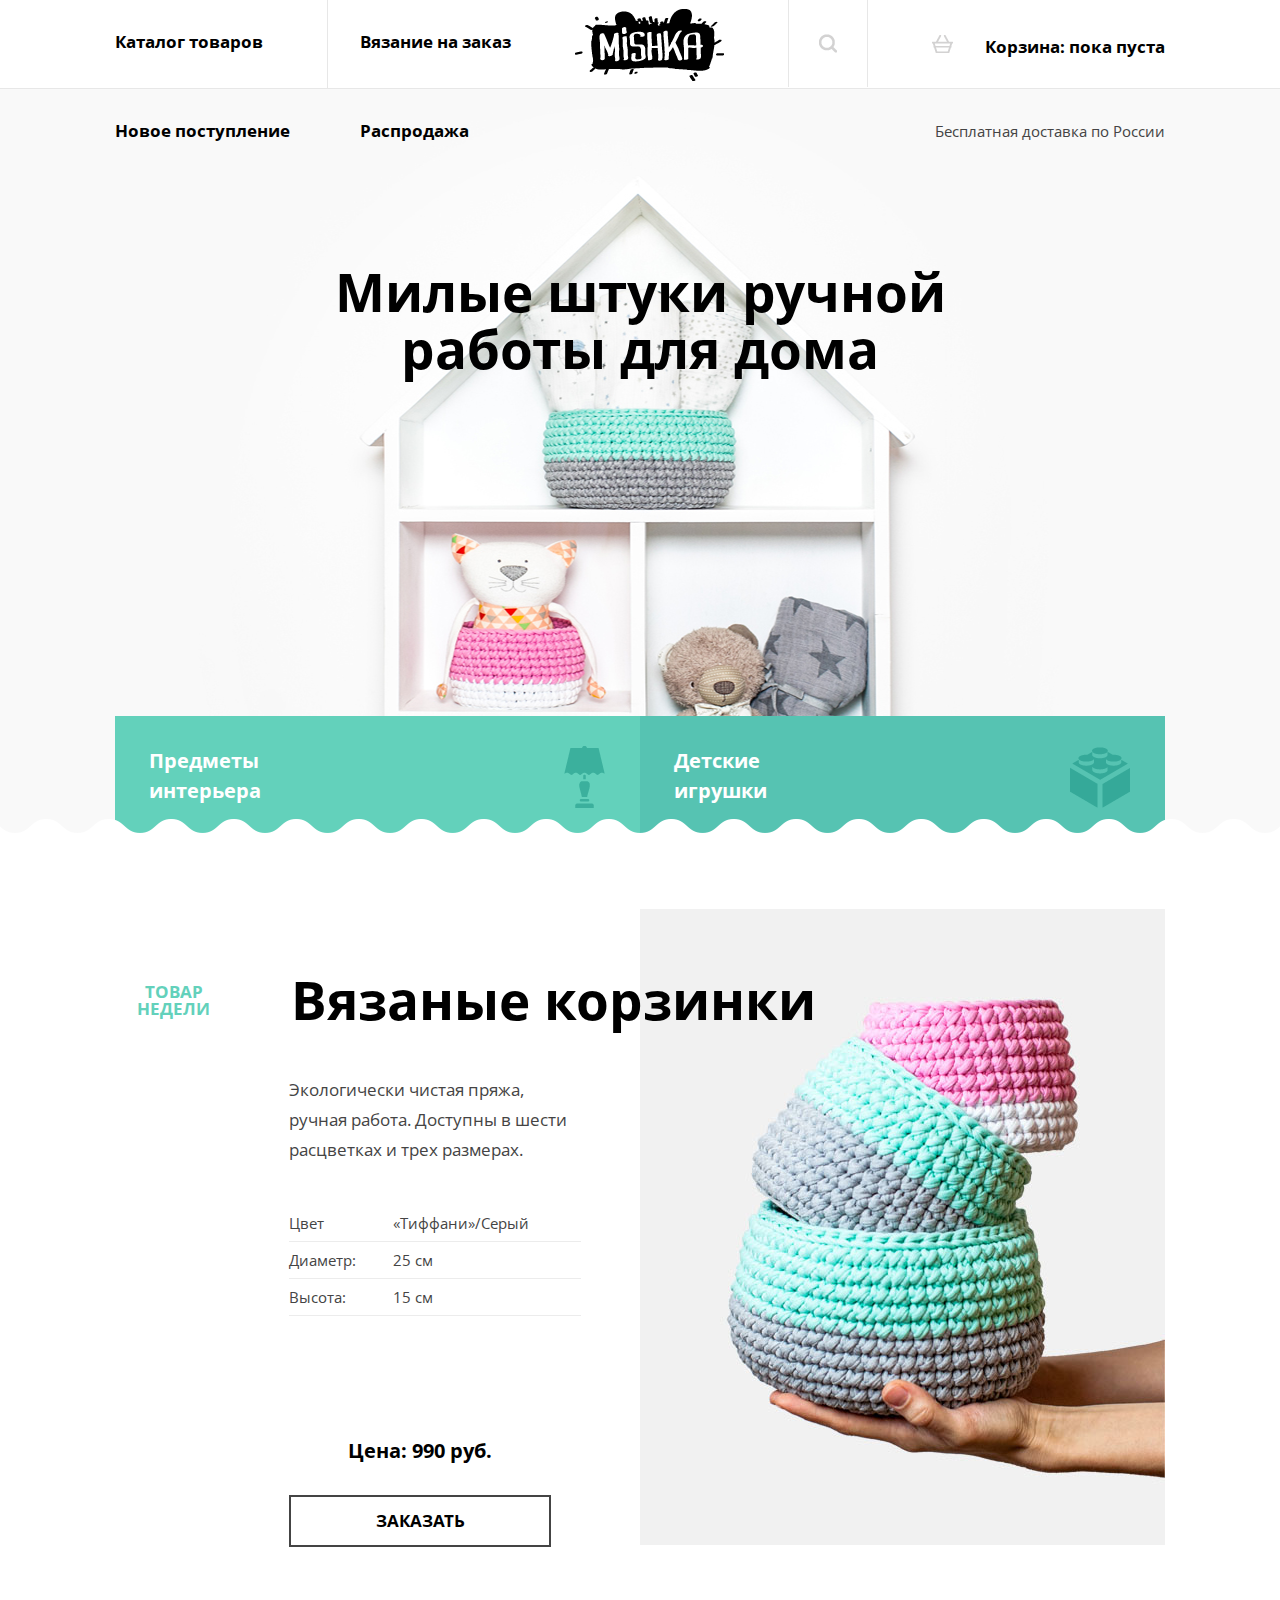
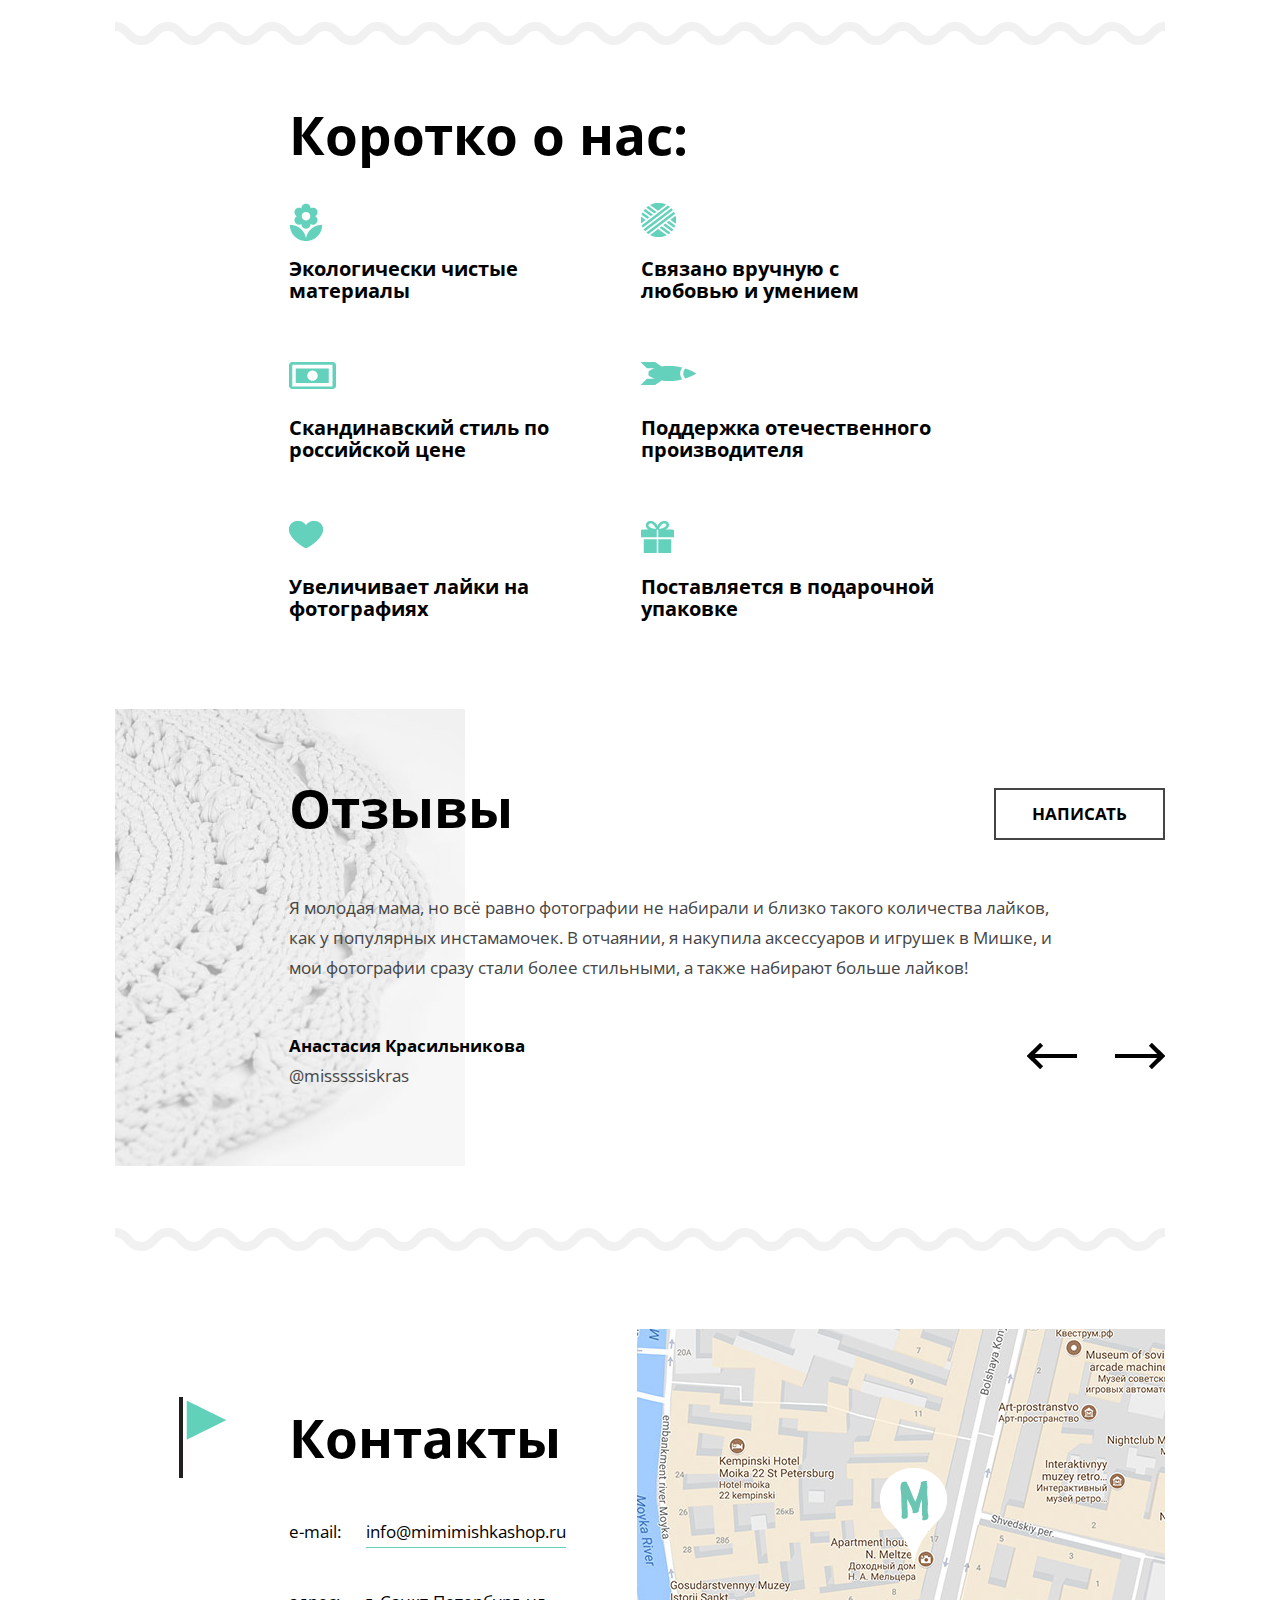
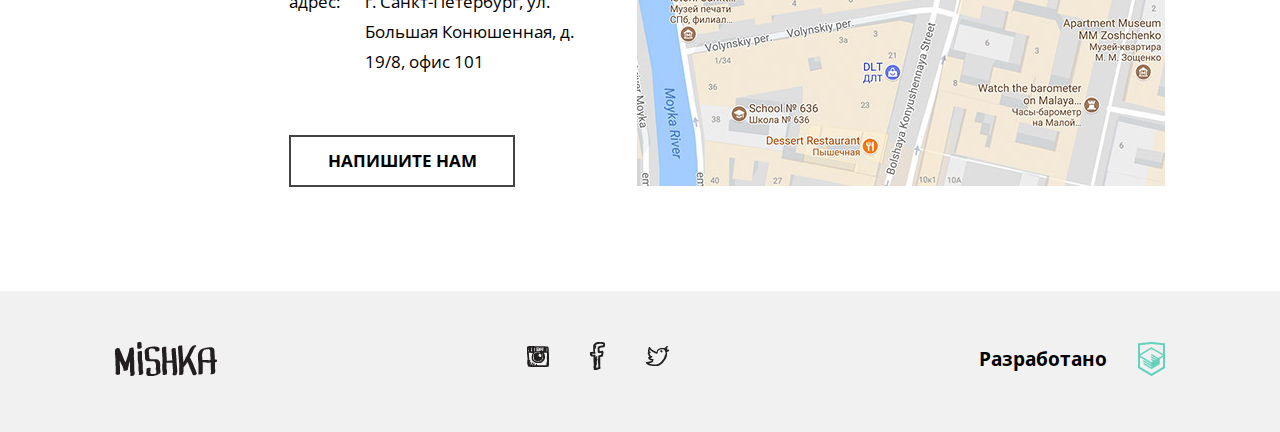
<file: index.html>
<!DOCTYPE html>
<html lang="ru">
<head>
    <meta charset="UTF-8">
    <meta name="viewport" content="width=device-width, initial-scale=1.0">
    <title>Home</title>
    <link href="https://fonts.googleapis.com/css?family=Open+Sans" rel="stylesheet">
    <link rel="stylesheet" href="style.css">
</head>
<body>
<header class="header">

    <div class="header__top">
        <a href="catalogue.html" class="header__link header__link-mobile">Каталог товаров</a>
        <a href="form.html" class="header__link header__link-border header__link-mobile">Вязание на заказ</a>
        <a href="#" class="header__logo"></a>
        <a href="#" class="header__search"></a>
        <a href="#" class="header__link header__cart">Корзина: пока пуста</a>

        <a href="#" class="top-menu-mobile">
            <div class="top-menu-mobile-hamburger"></div>
            <div class="top-menu-mobile-hamburger"></div>
            <div class="top-menu-mobile-hamburger"></div>
        </a>
    </div>

    <div class="header__hero header__hero-unique-bg">
        <div class="wrapper">
            <div class="header__hero-top">
                <a href="#" class="header__link">Новое поступление</a>
                <a href="#" class="header__link">Распродажа</a>
                <div class="header__text">Бесплатная доставка по России</div>
            </div>

            <div class="header__title">Милые штуки ручной работы для дома</div>

            <div class="header__division-group">
                <a href="#" class="header__division ">
                    <div class="header__division-title">Предметы интерьера</div>
                    <div class="header__division-icon header__division-icon-lamp"></div>
                </a>
                <a href="#" class="header__division ">
                    <div class="header__division-title">Детские игрушки</div>
                    <div class="header__division-icon header__division-icon-toy"></div>
                </a>
            </div>
        </div>
        <div class="content__slash-zigzag"></div>
    </div>

</header>

<section class="good-features">
    <div class="wrapper">
        <div class="top-container">
            <div class="content__desc good-features__desc">товар недели</div>
            <div class="content-title">Вязаные корзинки</div>
        </div>

        <div class="inner">

            <div class="good-features__text">
                <div class="good-features__paragraph">Экологически чистая пряжа, ручная работа. Доступны в шести расцветках и трех размерах.</div>
            <ul class="good-features__list">
                <li class="good-features__item">
                    <span class="good-features__item-name">Цвет</span>
                    <span class="good-features__item-desc">&laquo;Тиффани&raquo;/Серый</span>
                </li>
                <li class="good-features__item">
                    <span class="good-features__item-name">Диаметр:</span>
                    <span class="good-features__item-desc">25 см</span>
                </li>
                <li class="good-features__item">
                    <span class="good-features__item-name">Высота:</span>
                    <span class="good-features__item-desc">15 см</span>
                </li>
            </ul>
            </div>

            <div class="good-features__image-holder">
                <img class="good-features__image" src="images/casket.png">
            </div>

            <div class="good-features__button-box">
                <div class="good-features__button-desc">Цена: 990 руб.</div>
                <button type="button" class="good-features__button content__button">заказать</button>
            </div>

        </div>
    </div>
</section>

<div class="slash-zigzag"></div>

<section class="about">
    <div class="wrapper">
        <div class="inner">
            <div class="content-title">Коротко о нас:</div>

            <div class="about__wrapper">
                <div class="about__box">
                    <div class="about__text about__icon-flower">Экологически чистые материалы</div>
                    <div class="about__text about__icon-style">Скандинавский стиль по российской цене</div>
                    <div class="about__text about__icon-heart">Увеличивает лайки на фотографиях</div>
                </div>
                <div class="about__box">
                    <div class="about__text about__icon-threads">Связано вручную с любовью и умением</div>
                    <div class="about__text about__icon-rocket">Поддержка отечественного производителя</div>
                    <div class="about__text about__icon-present">Поставляется в подарочной упаковке</div>
                </div>
            </div>
        </div>
    </div>
</section>

<section class="reviews">
    <div class="wrapper">
    <div class="inner">
        <div class="reviews__top">
            <div class="content-title">Отзывы</div>
            <button type="button" class="reviews__button content__button">написать</button>
        </div>

        <div class="reviews__slider">
            <div class="reviews__slider-text">Я молодая мама, но всё равно фотографии не набирали и близко такого количества лайков, как у популярных инстамамочек. В отчаянии, я накупила аксессуаров и игрушек в Мишке, и мои фотографии сразу стали более стильными, а также набирают больше лайков!</div>

            <div class="reviews__slider-inner">
                <div class="reviews__slider-paragraph">
                    <div class="reviews__slider-caption">Анастасия Красильникова</div>
                    <a href="#" class="reviews__slider-desc">&#x40;misssssiskras</a>
                </div>

                <div class="reviews__slider-buttons-holder">
                    <a href="#" class="reviews__slider-prev"></a>
                    <a href="#" class="reviews__slider-next"></a>
                </div>

                <button type="button" class="reviews__button-mobile content__button">написать</button>
            </div>
        </div>
    </div>
    </div>
</section>

<div class="slash-zigzag"></div>

<section class="contacts">
    <div class="wrapper">
        <div class="top-container">
            <div class="contacts__icon"></div>
            <div class="content-title">Контакты</div>
        </div>

        <div class="inner">

            <div class="contacts__inner">
            <div class="contacts__paragraph">
                    <span class="contacts__desc">e-mail:</span>
                    <a href="#" class="contacts__link">info@mimimishkashop.ru</a>
            </div>
            <div class="contacts__paragraph">
                <span class="contacts__desc">адрес:</span>
                <div class="contacts__caption">
                        г. Санкт-Петербург, ул. Большая Конюшенная, д. 19/8, офис 101
                    </div>
            </div>

        </div>
            <div class="contacts__image-holder">
                <img class="contacts__image" src="images/map.png">
            </div>

            <button type="button" class="contacts__button content__button">напишите нам</button>
        </div>

    </div>


    <div class="contacts__image-holder contacts__image-holder-tablet">
        <img class="contacts__image" src="images/map.png">
    </div>

    <button type="button" class="contacts__button contacts__button-tablet content__button">напишите нам</button>
</section>

<footer class="footer">
    <div class="wrapper footer__wrapper">
        <a href="#" class="footer__logo"></a>

        <div class="socials">
            <a href="#" class="socials-insta"></a>
            <a href="#"  class="socials-facebook"></a>
            <a href="#" class="socials-twitter"></a>
        </div>

        <div class="footer__inner">
            <span class="footer__caption">Разработано</span>
        <a href="#" class="footer__logo-htmlacademy"></a>
        </div>
    </div>
</footer>
</body>
</html>
</file>
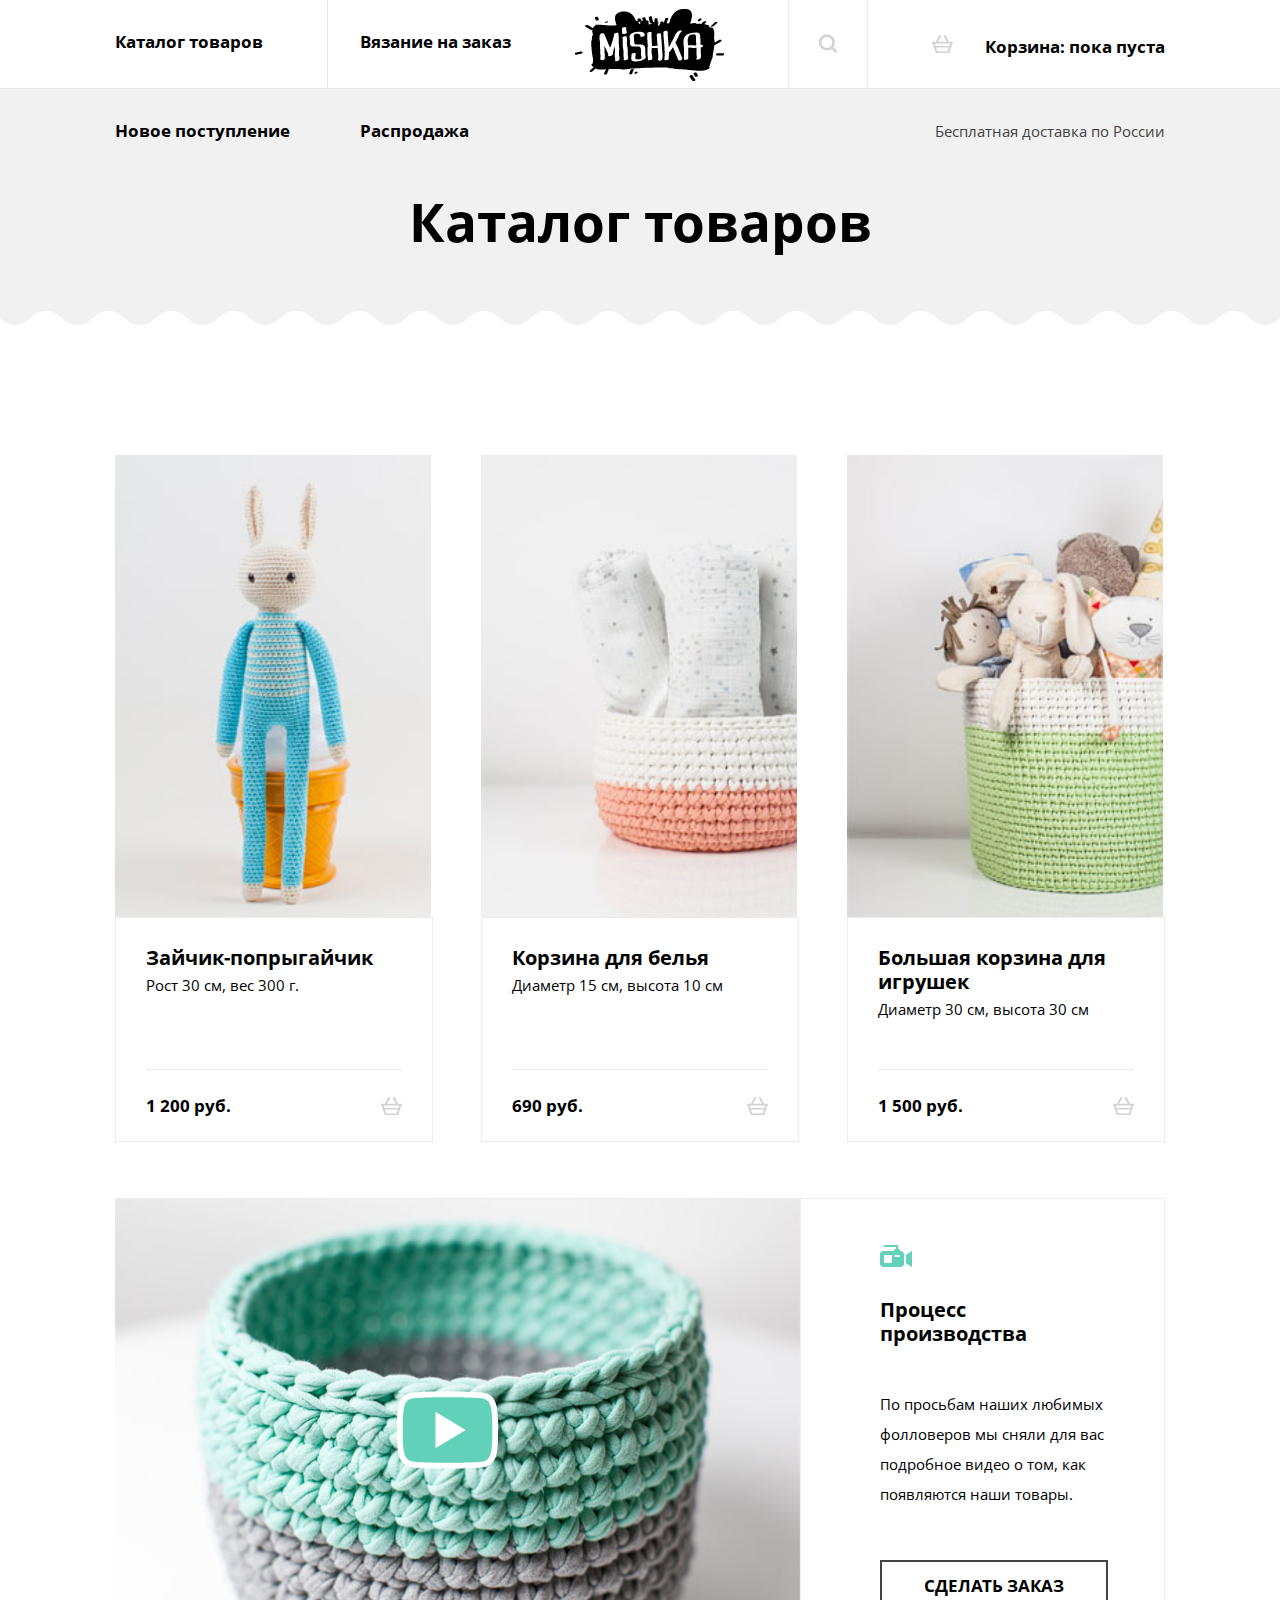
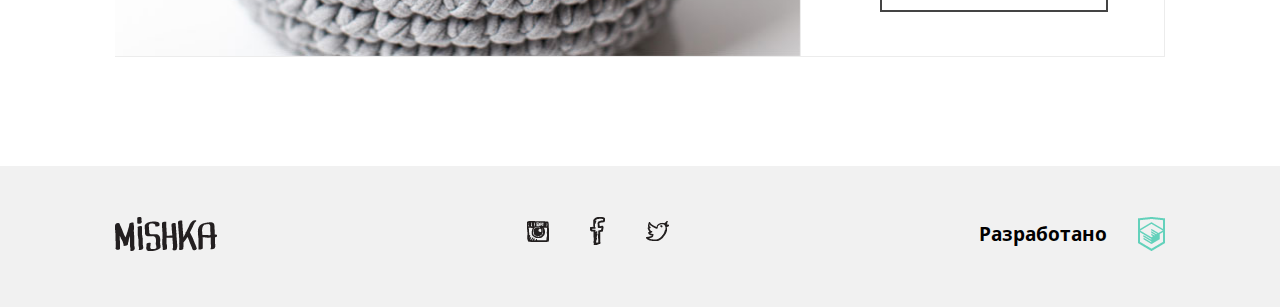
<file: catalogue.html>
<!DOCTYPE html>
<html lang="ru">
<head>
    <meta charset="UTF-8">
    <meta name="viewport" content="width=device-width, initial-scale=1.0">
    <title>Catalogue</title>
    <link href="https://fonts.googleapis.com/css?family=Open+Sans" rel="stylesheet">
    <link rel="stylesheet" href="style.css">
</head>
<body>
<header class="header">

    <div class="header__top">
        <a href="catalogue.html" class="header__link header__link-mobile">Каталог товаров</a>
        <a href="form.html" class="header__link header__link-border header__link-mobile">Вязание на заказ</a>
        <a href="index.html" class="header__logo"></a>
        <a href="#" class="header__search"></a>
        <a href="#" class="header__link header__cart">Корзина: пока пуста</a>

        <a href="#" class="top-menu-mobile">
            <div class="top-menu-mobile-hamburger"></div>
            <div class="top-menu-mobile-hamburger"></div>
            <div class="top-menu-mobile-hamburger"></div>
        </a>
    </div>

    <div class="header__hero">
        <div class="wrapper">
            <div class="header__hero-top">
                <a href="#" class="header__link">Новое поступление</a>
                <a href="#" class="header__link">Распродажа</a>
                <div class="header__text">Бесплатная доставка по России</div>
            </div>

            <div class="header__title page__title">Каталог товаров</div>
    </div>
        <div class="content__slash-zigzag"></div>
    </div>
</header>

<section class="work">
    <div class="wrapper wrapper-works">

        <div class="work__box">
            <div class="work__image-container">
                <img src="images/rabbit.png" class="work__image">
            </div>
            <div class="work__info work__info-shadow">
                <a href="#" class="work__title work__title-link">Зайчик-попрыгайчик</a>
                <div class="work__desc">Рост 30 см, вес 300 г.</div>
                <div class="work__price-holder">
                    <div class="work__price">1 200 руб.</div>
                    <a href="#" class="work__icon-basket"></a>
                </div>
            </div>
        </div>

        <div class="work__box">
            <div class="work__image-container">
                <img src="images/towels.png" class="work__image">
            </div>
            <div class="work__info work__info-shadow">
                <a href="#" class="work__title work__title-link">Корзина для белья</a>
                <div class="work__desc">Диаметр 15 см, высота 10 см</div>
                <div class="work__price-holder">
                    <div class="work__price">690 руб.</div>
                    <a href="#" class="work__icon-basket"></a>
                </div>
            </div>
        </div>

        <div class="work__box">
            <div class="work__image-container">
                <img src="images/toys.png" class="work__image">
            </div>
            <div class="work__info work__info-shadow">
                <a href="#" class="work__title work__title-link">Большая корзина для игрушек</a>
                <div class="work__desc">Диаметр 30 см, высота 30 см</div>
                <div class="work__price-holder">
                    <div class="work__price">1 500 руб.</div>
                    <a href="#" class="work__icon-basket"></a>
                </div>
            </div>
        </div>


        <div class="work__box work__box-video">
            <div class="work__mobile">
                <div class="work__icon-camera"></div>
                <div class="work__title">Процесс производства</div>
            </div>
            <div class="work__video-container">
                <img src="images/video.png" class="work__image-video">
                <button type="button" class="works__play-button"></button>
            </div>
            <div class="work__info work__info-video">
                <div class="work__icon-camera work__icon-camera-mobile"></div>
                <div class="work__title work__title-mobile">Процесс производства</div>
                <div class="work__desc">По просьбам наших любимых фолловеров мы сняли для вас подробное видео о том, как появляются наши товары.</div>
                <button type="button" class="content__button work__button">сделать заказ</button>
            </div>
        </div>

    </div>
</section>

<footer class="footer">
    <div class="wrapper footer__wrapper">
        <a href="#" class="footer__logo"></a>

        <div class="socials">
            <a href="#" class="socials-insta"></a>
            <a href="#"  class="socials-facebook"></a>
            <a href="#" class="socials-twitter"></a>
        </div>

        <div class="footer__inner">
            <span class="footer__caption">Разработано</span>
            <a href="#" class="footer__logo-htmlacademy"></a>
        </div>
    </div>
</footer>
</body>
</html>
</file>
<file: style.css>
html, body, div, span, applet, object, iframe, table, caption, tbody, tfoot, thead, tr, th, td,
del, dfn, em, font, img, ins, kbd, q, s, samp, small, strike, strong, sub, sup, tt, var,
h1, h2, h3, h4, h5, h6, p, blockquote, pre, a, abbr, acronym, address, big, cite, code,
dl, dt, dd, ol, ul, li, fieldset, form, label, legend {
    vertical-align: baseline;
    font-family: inherit;
    font-weight: inherit;
    font-style: inherit;
    font-size: 100%;
    outline: 0;
    padding: 0;
    margin: 0;
    border: 0;
}

:focus {
    outline: 0;
}
body {
    background: white;
    line-height: 1;
    color: black;
}
ol, ul {
    list-style: none;
}

table {
    border-collapse: separate;
    border-spacing: 0;
}
caption, th, td {
    font-weight: normal;
    text-align: left;
}
blockquote:before, blockquote:after, q:before, q:after {
    content: "";
}
blockquote, q {
    quotes: "" "";
}

@font-face {
    font-family: 'Open Sans Bold';
    src:  url('fonts/2204.woff2') format('woff2'),
    url('fonts/2204.woff') format('woff');
    font-weight: normal;
    font-style: normal;
}

body {
    font-family: 'Open Sans Bold', Verdana, sans-serif;
}

.wrapper {
    margin: 0 auto;
    max-width: 1050px;

}


.header__top {
    margin: 0 auto;
    max-width: 1050px;
    display: flex;
    justify-content: space-between;
}

.header__link {
    font-size: 17px;
    line-height: 14px;
    text-decoration: none;
    color: black;
    padding: 35px 0 34px 0;
}

.header__link-border {
    border-left: 1px solid #e7e7e7;
    padding: 35px 0 34px 32px;
}
.header__logo {
    display: block;
    background: transparent url("images/header__logo.png") center no-repeat;
    height: 72px;
    width: 149px;
    margin: 9px 0 6px 0;
}

.header__search {
    display: block;
    background: transparent url("icons/search.png") center no-repeat;
    height: 19px;
    width: 18px;
    border-left: 1px solid #e7e7e7;
    border-right: 1px solid #e7e7e7;
    padding: 35px 30px 33px 30px;
}
.header__search:hover, .header__search:active {
    background: transparent url("icons/search__hover.png") center no-repeat;
    height: 19px;
    width: 18px;
}
.header__search:active {
    opacity: 0.3;
}

.header__cart:before {
    content: url("icons/cart.png");
    margin-right: 32px;
}

.header__link:hover, .header__logo:hover {
    opacity: 0.6;
}
.header__link:active, .header__logo:active {
    opacity: 0.3;
}

.header__cart:hover:before {
    content: url("icons/cart__hover.png") ;
    opacity: 1;
}



.top-menu-mobile {
    display: none;
    margin-left: auto;
    padding:  31px 0 33px 0;
}

.top-menu-mobile-hamburger {
    display: block;
    height: 2px;
    width: 20px;
    background: black;
    margin-bottom: 4px;
}
.top-menu-mobile-hamburger:last-child {
    margin-bottom: 0;
}

.header__hero {
    position: relative;
    background: #f1f1f1;
    border-top: 1px solid #e7e7e7;
}

.header__hero-unique-bg {
    background:  #f9f9f9 url("images/hero__bg.png") top center no-repeat;
    width: auto;
    height: 746px;
}

.header__hero-top {
    display: flex;

}
.header__hero-top .header__link:first-child {
    padding: 35px 70px 34px 0;
}
.header__text {
    display: block;
    margin-left: auto;
    font-family: "Open Sans", Verdana, sans-serif;
    color: #444444;
    font-size: 15px;
    padding: 35px 0 34px 0;
}

.header__title {
    margin: 0 auto;
    text-align: center;
    font-size: 53px;
    line-height: 57px;
    padding-top: 90px;
    max-width: 620px;
}

.header__division-group {
    position: absolute;
    bottom: 0;
    display: flex;
    width: 100%;
    max-width: 1050px;

}

.header__division {
    display: flex;
    justify-content: space-between;
    width: 50%;
    text-decoration: none;
    height: 89px;
    padding-top: 30px;
}


.header__division:first-child {
    background: #63d1bb;

}
.header__division:last-child {
    background: #56c3b2;

}

.header__division:first-child:hover, .header__division:last-child:hover  {
    transform: scale(1.002,1.05);
    transform-origin: bottom;
    padding-top: 25px;
}
.header__division:first-child:hover {
    background:  #59d5bc;
}
.header__division:last-child:hover{
    background: #46c1ae;
}
.header__division:first-child:active  {
    background: #59d5bc;
}
.header__division:last-child:active {
    background: #46c1ae;
}
.header__division:first-child:active .header__division-title,.header__division:first-child:active .header__division-icon,
.header__division:last-child:active .header__division-title,.header__division:last-child:active .header__division-icon{
    opacity: 0.3;
}


.header__division-title {
    font-size: 20px;
    line-height: 30px;
    padding: 0 0 0 34px;
    width: 113px;
    color: white;
}

.header__division-icon {
    margin:0 35px 0 0;
}

.header__division-icon-lamp {
    background: transparent url("icons/lamp.png") center no-repeat;
    height: 62px;
    width: 41px;
}

.header__division-icon-toy {
    background: transparent url("icons/toy.png") center no-repeat;
    height: 62px;
    width: 60px;
}



.content__slash-zigzag {
    position: absolute;
    bottom: 0;
    background: transparent url("images/zigzag-white.png") top repeat-x;
    height: 16px;
    width: 100%;
}

.good-features {
    padding: 74px 0 75px 0;
}

.top-container {
    position: relative;
    display: flex;
    align-items: center;
    margin-top: 71px;
}

.content__desc {
    font-size: 17px;
    line-height: 17px;
    color: #63d1bb;
    text-transform: uppercase;
    text-align: center;

}
.good-features__desc {
    width: 117px;
    margin-right: 59px;
}
.content-title {
    font-size: 53px;
    line-height: 40px;

}

.inner {
    display: flex;
    flex-wrap: wrap;
    margin-left: auto;
    max-width: 876px;
}

.good-features__text {
    font-family: "Open Sans", Verdana, sans-serif;
    font-size: 17px;
    line-height: 30px;
    max-width: 292px;
    color: #444;
    padding-top: 55px;
}

.good-features__paragraph {
    padding-bottom: 52px;
}
.good-features__list {
    font-size: 15px;
    line-height: 12px;
}
.good-features__item {
    border-bottom: 1px solid #ececec;
    padding: 12px 0;
}
.good-features__item:first-child {
    padding-top: 0;
}

.good-features__item-name {
    display: inline-block;
    width: 100px;
}
.good-features__item-desc {
    display: inline-block;
}

.good-features__image-holder {
    margin-top: -111px;
    margin-left: auto;
}

.good-features__button-box {
    margin-top: -106px;
    max-width: 292px;
}

.good-features__button-desc {
    text-align: center;
    font-size: 20px;
    padding-bottom: 34px;
}
.good-features__button {
    width: 262px;
}
.content__button {
    border: 2px solid #444;
    background: none;
    font-family: inherit;
    font-size: 17px;
    line-height: 20px;
    text-transform: uppercase;
    padding: 14px 0;
}
.content__button:hover  {
    background: #444;
    color: white;
}
.content__button:active  {
    background: #444;
    color: #757575;
}
.slash-zigzag {
    margin: 0 auto;
    background: transparent url("images/zigzag-gray.png")center repeat-x;
    height: 23px;
    width: 100%;
    max-width: 1050px;
}

.about {
    padding: 70px 0 89px 0;
}

.about__wrapper {
    display: flex;
    padding-top: 48px;
}
.about__box {
    width: 352px;
}
.about__text {
    display: block;
    font-size: 20px;
    line-height: 22px;
    width: 298px;
    padding-bottom: 60px;
}
.about__text:last-child {
    padding-bottom: 0;
}
.about__icon-flower:before {
    display: block;
    content: url("icons/flower.png");
    height: 55px;

}
.about__icon-style:before {
    display: block;
    content: url("icons/style.png");
    height: 55px;
}
.about__icon-heart:before {
    display: block;
    content: url("icons/heart.png");
    height: 55px;
}
.about__icon-threads:before {
    display: block;
    content: url("icons/threads.png");
    height: 55px;
}
.about__icon-rocket:before {
    display: block;
    content: url("icons/rocket.png");
    height: 55px;
}
.about__icon-present:before {
    display: block;
    content: url("icons/present.png");
    height: 55px;
}
.reviews {
    margin: 0 auto;
    background:  transparent url("images/napkin.png") left top no-repeat;
    height: 457px;
    width: 1050px;
    padding-bottom: 62px;
}
.reviews__top {
    display: flex;
    justify-content: space-between;
    padding: 79px 0 53px 0;
    width: 100%;
}
.reviews__button {
    width: 171px;
}
.reviews__slider {
    width: 100%;
}
.reviews__slider-text {
    font-family: "Open Sans", Verdana, sans-serif;
    font-size: 17px;
    line-height: 30px;
    color: #444;
    max-width: 770px;
}

.reviews__slider-inner {
    display: flex;
    justify-content: space-between;
    padding-top: 48px;
}
.reviews__slider-paragraph {
    font-size: 17px;
    line-height: 30px;
}
.reviews__slider-desc {
    font-family: "Open Sans", Verdana, sans-serif;
    text-decoration: none;
    color: #444;
}
.reviews__slider-desc:hover {
    color: #46c1ae;
}
.reviews__slider-desc:active {
    color: #46c1ae;
    opacity: 0.3;
}

.reviews__slider-buttons-holder {
    display: flex;
    justify-content: space-between;
    width: 138px;
}

.reviews__slider-prev {
    background: transparent url("icons/arrow__prev.png") center no-repeat;
    height: 50px;
    width: 50px;
}
.reviews__slider-next {
    background: transparent url("icons/arrow__next.png") center no-repeat;
    height: 50px;
    width: 50px;
}
.reviews__slider-prev:hover, .reviews__slider-next:hover {
    opacity: 0.6;
}
.reviews__slider-prev:active, .reviews__slider-next:active {
    opacity: 0.3;
}
.reviews__button-mobile {
    display: none;
}
.contacts {
    padding: 75px 0 104px 0;
}
.contacts__icon {
    background: transparent url("icons/flag.png") center center no-repeat;
    width: 174px;
    height: 81px;
}

.contacts__inner {
    display: flex;
    flex-direction: column;
    font-family: "Open Sans", Verdana, sans-serif;
    font-size: 17px;
    line-height: 30px;
    padding-top: 39px;
}
.contacts__paragraph {
    display: flex;
    padding-bottom: 39px;

}
.contacts__paragraph:last-child {
    padding-bottom: 0;
}
.contacts__desc {
    padding-right: 25px;
}
.contacts__link {
    color: black;
    text-decoration: none;
    border-bottom: 1px solid #62d1ba;
    line-height: 30px;
}

.contacts__item-link:hover {
    color: #46c1ae;
}
.contacts__item-link:active {
    color: #46c1ae;
    opacity: 0.3;
}
.contacts__caption {
    width: 210px;
    margin-right: 26px;

}

.contacts__image-holder {
    display: flex;
    justify-content: center;
    width: 528px;
    height: 458px;
    margin-left: auto;
    overflow: hidden;
    margin-top: -149px;
}
.contacts__image {
    width: 768px;
    height: 457px;

}
.contacts__image-holder-tablet {
    display: none;
}
.contacts__button {
    display: block;
    width: 226px;
    margin-top: -52px;
}
.contacts__button-tablet {
    display: none;
}

.wrapper-works {
    display: flex;
    flex-wrap: wrap;
    justify-content: space-between;
    padding: 128px 0 109px 0;
}

.work__box {
    display: flex;
    flex-direction: column;
    }
.work__box-video {
    display: flex;
    flex-direction: row;
}

.work__box:last-child {
    margin-top: 56px;
}


.work__image-container {
    position: relative;
    width: 316px;
    height: 462px;
    overflow: hidden;
}
.work__video-container {
    position: relative;
    border: 1px solid #ececec;
    border-left: none;

}
.work__image {
    position: absolute;
    height: 100%;
    width: auto;
    bottom: 0;
}
.work__box:first-child .work__image-container .work__image:nth-child(1) {
    position: absolute;
    left: -23%;
}
.work__image-video {
    width: auto;
    height: 100%;
}

.work__info {
    position: relative;
    padding: 28px 30px 0 30px;
    border: 1px solid #ececec;
    width: 256px;
    height: 195px;
}

.work__info-shadow:hover, .work__box-video:hover {
    box-shadow: 0 6px 10px rgba(0, 0, 0, 0.1);
}
.work__info-shadow:active, .work__box-video:active {
    box-shadow: 0 3px 5px rgba(0, 0, 0, 0.1);
}

.work__info-video {
    padding: 0 56px 0 79px;
    border: 1px solid #ececec;
    border-left: none;
    width: calc(100% - 682px);
    height: auto;
    box-shadow: none;
}

.work__title {
    font-size: 20px;
    line-height: 24px;
    padding-bottom: 43px;
    }

.work__title-link {
    padding-right: 26px;
    color: black;
    text-decoration: none;
}
.work__title-link:hover {
    opacity: 0.6;
}
.work__title-link:active {
    opacity: 0.3;
}

.work__desc {
    font-family: "Open Sans", Verdana, sans-serif;
    font-size: 15px;
    line-height: 30px;
}

.work__price-holder {
    position: absolute;
    bottom: 0;
    display: flex;
    justify-content: space-between;
    border-top: 1px solid #ececec;
    width: inherit;
}

.work__price {
    padding: 27px 0;
    font-size: 17px;
}

.work__icon-basket {
    background: transparent url("icons/cart.png") center center no-repeat;
    height: 18px;
    width: 21px;
    margin-top: 27px;
}
.work__icon-basket:hover {
    background: transparent url("icons/cart__hover.png") center center no-repeat;
    height: 18px;
    width: 21px;
    margin-top: 27px;
}
.work__icon-basket:active {
    background: transparent url("icons/cart__hover.png") center center no-repeat;
    height: 18px;
    width: 21px;
    opacity: 0.3;
    margin-top: 27px;
}

.works__play-button {
    position:absolute;
    right: 0;
    top: 192px;
    left: 282px;
    background: transparent url("icons/video-play.png") center center no-repeat;
    height: 78px;
    width: 101px;
    border: none;
    cursor: pointer;
}
.works__play-button:hover {
    transform: scale(1.2, 1.2);
}
.works__play-button:active {
    transform: scale(0.8, 0.8);
    opacity: 0.7;
}

.work__icon-camera {
    background: transparent url("icons/camera.png") center center no-repeat;
    height: 22px;
    width: 32px;
    margin: 46px 0 31px 0;
}

.work__button {
    width: 100%;
    margin-top: 51px;
}

.work__mobile {
    display: none;
    padding: 28px 30px 0 30px;
}
.work__mobile .work__title {
    width: 150px;
    padding: 0 0 27px 0;
}
.form-box__bg {
    background: #f1f1f1;
}

.form__text {
    font-family: "Open Sans", Verdana, sans-serif;
    font-size: 17px;
    line-height: 30px;
    color: #444;
    padding: 128px 202px 14px  176px;
}

.form__wrapper {
    display: flex;
    padding-top: 50px;
}

.form__desc, .form__desc-checkbox, .textarea__desc {
    width: 172px;
    padding-top: 17px;
}
.form__desc-checkbox{
    padding-top: 68px;

}


.form__label-radio {
    display: block;
    position: relative;
    padding-bottom: 58px;
}
.form__label-radio:last-child {
    padding-bottom: 68px;
}
.form__label-radio > .form__radio {
    position: absolute;
    opacity: 0;
}

.form__radio-checkmark {
    position: absolute;
    height: 50px;
    width: 50px;
    border: 1px solid #444;
    border-radius: 50px;
}

.form__radio-checkmark:after {
    position: absolute;
    content: " ";
    height: 21px;
    width: 21px;
    top: 15px;
    right: 15px;
    background: #62d1ba;
    border-radius: 50px;
    display: none;

}

 .form__radio:checked ~ .form__radio-checkmark:after {
    display: block;
}

.form__radio-checkmark:hover {
    border: 1px solid #62d1ba;
}
.form__radio-checkmark:active {
    border: 1px solid #c7c7c7;
}


.form__radio-caption {
    margin-left: 81px;
    vertical-align: -17px;
    font-size: 19px;
}

.checkbox__wrapper {
    display: flex;
    width: auto;

}

.form__checkbox-list {
    display: flex;
    flex-wrap: wrap;
    justify-content: space-between;
    padding: 0 0 50px 0;
    width: calc(100% - 172px);
}

.form__checkbox-item {
    width: calc(100% / 3);
    margin-bottom: 60px;
}

.form__label-checkbox {
    position: relative;

}

.form__label-checkbox > .form__checkbox {
    position: absolute;
    opacity: 0;
    margin-left: 0;

}

.form__checkbox-checkmark {
    position: absolute;
    height: 48px;
    width: 48px;
    border: 1px solid #444;
    top: 0;
    left: 0;

}

.form__checkbox-checkmark:after {
    position: absolute;
    content: url("icons/checkbox-tick.png");
    top: 12px;
    left: 8px;
    display: none;
}

.form__checkbox:checked ~ .form__checkbox-checkmark:after {
    display: block;
}

.form__checkbox-checkmark:hover {
    border: 1px solid #62d1ba;
}
.form__checkbox-checkmark:active {
    border: 1px solid #c7c7c7;
}

.form__checkbox-caption {
    padding-left: 82px;
    font-size: 19px;
    vertical-align: -10px;
}

.form__input-holder {
    display: flex;
    padding-top: 66px;

}

.form__input-holder:last-child {
    padding-top: 18px;
}
.label-group {
    display: flex;
    flex-direction: column;
    width: calc(100% - 343px);
}
.input__label {
    display: flex;
    align-items: center;
    font-size: 19px;
    line-height: 17px;
    margin-bottom: 23px;

}
.input__label:last-child {
    margin-bottom: 49px;
}
.form__input {
    font-family: "Open Sans", Verdana, sans-serif;
    font-size: 19px;
    line-height: 17px;
    padding: 16px 7px 16px 19px;
    width: calc(100% - 374px);
    border: none;
    border-bottom: 2px solid black;
    background: none;
}

.input__caption {
    margin-right: 22px;
}
.form__input[type="text"] {
    width: 100%;
}

.form__input[type="tel"] {
    display: block;
    background: transparent url("icons/input-phone.png") center right no-repeat;
    height: 24px;
    }

.form__input[type="email"] {
    background: transparent url("icons/input-email.png") center right no-repeat;
    height: 21px;
    margin-bottom: 50px;
}

.form__input[type="tel"]:hover, .form__input[type="tel"]:focus {
    background: transparent url("icons/input-phone-hover.png")center right no-repeat;
    height: 24px;
}

.form__input[type="email"]:hover, .form__input[type="email"]:focus {
    background: transparent url("icons/input-email-hover.png") center right no-repeat;
    height: 21px;
}

.form__input:hover, .form__input:focus, .form__textarea:hover, .form__textarea:focus  {
    border-bottom: 1px solid #62d1ba;

}


.textarea__wrapper {
    display: flex;
}

.form__textarea {
    font-family: "Open Sans", Verdana, sans-serif;
    font-size: 19px;
    line-height: 17px;
    padding: 16px 19px 16px 19px;
    border: 2px solid black;
    width: calc(100% - 370px);
    height: 138px;
    margin: 0 0 49px 0;
}

 .form__textarea:hover, .form__textarea:focus  {
    border: 1px solid #62d1ba;
}

 .form__bottom {
     display: flex;
     justify-content: space-between;
     align-items: center;
     max-width: 710px;
     margin: 0 auto;
     padding-bottom: 50px;
 }

 .form__button {
     width: 226px;
 }

 .form__caption {
     font-family: "Open Sans", Verdana, sans-serif;
     font-size: 17px;
 }

.footer {
    background: #f1f1f1;
    padding: 51px 0 56px 0 ;
}
.footer__wrapper {
    display: flex;
    justify-content: space-between;
}

.footer__logo {
    display: block;
    background: transparent url("images/footer__logo.png") center center no-repeat;
    height: 34px;
    width: 102px;
}
.footer__logo:hover {
    background: transparent url("images/footer__logo-hover.png") center no-repeat;
    height: 34px;
    width: 102px;
}
 .footer__logo:active {
    background: transparent url("images/footer__logo-hover.png") center no-repeat;
    height: 34px;
    width: 102px;
    opacity: 0.3;
}


.socials {
    display: flex;
    justify-content: space-between;
    width: 142px;
}

.socials-insta {
    background: transparent url("icons/insta.png") center center no-repeat;
    height: 28px;
    width: 22px;
}
.socials-insta:hover {
    background: transparent url("icons/insta-hover.png") center center no-repeat;
    height: 28px;
    width: 22px;
}
.socials-insta:active {
    background: transparent url("icons/insta-hover.png") center center no-repeat;
    height: 28px;
    width: 22px;
    opacity: 0.3;
}

.socials-facebook {
    background: transparent url("icons/facebook.png") center center no-repeat;
    height: 28px;
    width: 15px;
}
.socials-facebook:hover {
    background: transparent url("icons/facebook-hover.png") center center no-repeat;
    height: 28px;
    width: 15px;
}
.socials-facebook:active {
    background: transparent url("icons/facebook-hover.png") center  center no-repeat;
    height: 28px;
    width: 15px;
    opacity: 0.3;
}

.socials-twitter {
    background: transparent url("icons/twitter.png") center center no-repeat;
    height: 28px;
    width: 23px;
}
.socials-twitter:hover {
    background: transparent url("icons/twitter-hover.png") center  center no-repeat;
    height: 28px;
    width: 23px;
}
.socials-twitter:active {
    background: transparent url("icons/twitter-hover.png") center center no-repeat;
    height: 28px;
    width: 23px;
    opacity: 0.3;
}
.footer__inner {
    display: flex;
    align-items: center;
}
.footer__logo-htmlacademy {
    display: inline-block;
    background: transparent url("images/htmlacademy.png")center no-repeat;
    height: 34px;
    width: 27px;
}
.footer__inner:hover .footer__logo-htmlacademy {
    background: transparent url("images/htmlacdemy-hover.png")center no-repeat;
    height: 34px;
    width: 27px;
}
.footer__inner:active {
    opacity: 0.3;

}
.footer__caption {
    font-size: 19px;
    margin: 0 31px 0 0;
}

.page__title {
    padding: 20px 0 77px 0;
}

/*=============================================== MEDIA QUERIES==========================================================*/

@media (min-width: 768px) and (max-width : 1050px) {
    .wrapper{
        max-width: 668px;
    }
    .header__top {
        justify-content: flex-end;
        max-width: 668px;
    }
    .header__link-mobile{
        display: none;
    }
    .header__logo {
        margin-right: auto;
    }
    .header__cart {
        padding-left: 30px;
    }
    .header__hero-top .header__link:first-child {
        padding: 35px 34px 34px 0;
    }
    .header__hero-unique-bg {
        background:  #f9f9f9  url("images/hero__bg-tablet.png")  center top no-repeat;
        width: 100%;
        height: 746px;
    }
    .header__title {
        font-size: 43px;
        line-height: 50px;
    }
    .header__division-group {
        width: 100%;
        max-width: 668px;

    }
    .inner {
        margin: 0 auto;
        width: 100%;
        max-width: 100%;
    }

    .good-features {
        padding: 56px 0 52px 0;
    }
    .top-container {
        width: 100%;
        justify-content: space-between;
        margin-top: 0;
    }

    .good-features__desc {
        order: 2;
        margin-right: 0;
    }
    .content-title {
       font-size: 43px;

     }
    .good-features__image-holder {
        margin-top: 0;
        padding-top: 55px;
    }
    .good-features__image {
        height: auto;
        width: 333px;
    }
    .slash-zigzag {
        margin: 0 auto;
        background: transparent url("images/zigzag-gray_tab.png")center repeat-x;
        height: 17px;
        width: 100%;
        max-width: 100%;
    }
    .about {
        padding: 55px 0 81px 0;
    }
    .about__box {
        width: 333px;
    }
    .reviews {
        width: 100%;
    }
    .contacts {
        padding-bottom: 56px;
    }

    .contacts__icon {
        width: 47px;
        order: 2;
    }
    .contacts__inner {
        flex-direction: row;
        justify-content: space-between;
        width: 100%;
        padding-bottom: 60px;
    }
    .contacts__link {
       height: 30px;
    }

    .contacts__image-holder {
       display: none;
    }
    .contacts__image-holder-tablet {
        display: block;
        width: 100%;
        height: 100%;
        margin-top: 0;
        padding-bottom: 52px;
    }
    .contacts__image {
        width: 100%;
        height: auto;
    }
    .contacts__button {
        display: none;
    }
    .contacts__button-tablet {
        margin: 0 auto;
        display: block;
    }
    .wrapper-works {
        padding: 79px 0 63px 0;
    }

    .work__box {
        width: 100%;
        flex-direction: row;
        margin-bottom: 54px;
    }
    .work__box:last-child {
        margin: 0;
    }
    .work__box-video {
        flex-direction: column;
    }
    .work__image-container {
        position: relative;
        width: 334px;
        height: 334px;
        overflow: hidden;
    }
    .work__video-container {
        margin-bottom: -1px;
    }

    .work__image {
        position: absolute;
        height: 100%;
        width: auto;
        bottom: 0;
    }

    .work__image-video {
        width:100%;
        height: auto;

    }

    .work__box:first-child .work__image-container .work__image:nth-child(1) {
        position: absolute;
        left: 0;
    }

    .work__info {
        height: auto;
        width: calc(100% - 334px);
    }
    .work__info-video {
        width: auto;
        padding: 0 30px 0 30px;
        border-left: 1px solid #ececec;
    }
    .work__box:hover, .work__info-video:hover {
        box-shadow: 0 6px 10px rgba(0, 0, 0, 0.1);
    }
    .work__box:active, .work__info-video:active {
        box-shadow: 0 3px 5px rgba(0, 0, 0, 0.1);
    }
    .work__info-shadow:hover,.work__info-shadow:active, .work__box-video:hover, .work__box-video:active,
    .work__box:last-child:hover, .work__box:last-child:active{
        box-shadow: none;
    }

    .work__title {
        display: inline-block;
        padding-bottom: 0;
    }
    .work__box:last-child .work__title {
        padding-bottom: 43px;
    }

    .work__price-holder {
        position: center;
        margin: 0 30px 0 0;
        width: 80%;
    }

    .work__icon-camera {
        display: inline-block;
        margin: 46px 33px 0 0;
    }
    .work__button {
        margin: 41px 0 44px 0;
    }


    .form__text {
        padding: 128px 0 64px  0;
    }
    .form__desc {
        text-align: left;
    }
    .form__wrapper {
        width: 100%;
    }
    .form__checkbox-item {
        width: calc(100% / 2);
    }
    .label-group {
        width: calc(100% - 172px);
    }
    .form__input, .form__textarea {
        width: calc(100% - 211px);
    }

}


@media  (max-width : 767px) {
    .wrapper {
        width: 100%;
    }
    .header__top {
        max-width: 100%;
        padding: 0 30px;
    }
    .top-menu-mobile {
        display: block;
        flex-grow: 0;
    }
    .header__link-mobile{
        display: none;
    }
    .header__logo {
        display: block;
        background: transparent url("images/header__logo-mobile.png") center no-repeat;
        height: 35px;
        width: 86px;
        margin: 19px 0 21px 0;
        flex-grow: 20;
    }

    .header__search, .header__cart {
        display: none;
    }

    .header__title {
        font-size: 27px;
        line-height: 30px;
        padding-top: 76px;
        max-width: 260px;
    }
    .header__hero-top {
        display: none;
    }
    .header__hero-unique-bg {
        background:  #f9f9f9  url("images/hero__bg-mobile.png")  center top no-repeat;
        width: 100%;
        height: 490px;
    }
    .header__division-group {
        flex-direction: column;
        width: 100%;
        max-width:100%;

    }
    .header__division {
        width: 100%;
        height: 73px;
        padding-top: 23px;
    }
    .header__division-title {
        font-size: 19px;
        line-height: 24px;

    }
    .content__slash-zigzag {
        display: none;
    }
    .good-features {
        padding: 33px 0 35px 0;
    }
    .top-container {
        width: 100%;
        flex-direction: column;
        justify-content: flex-start;
        align-items: flex-start;
        margin: 0 0 30px 0;
    }

    .good-features__desc {
        order: 2;
        margin-right: 0;
        width: auto;
        text-align: left;
        padding: 0 30px;
    }
    .content-title {
        font-size: 25px;
        padding: 0 30px;
    }
   .inner {
       flex-direction: column;
       flex-wrap: nowrap;
       max-width: 100%;
   }

   .good-features__text {
       max-width: 100%;
       padding: 0 30px;
   }
    .good-features__paragraph {
        padding-bottom: 33px;
    }
    .good-features__list {
        padding-bottom: 27px;
    }
    .good-features__image-holder {
        margin: 0 auto;
        padding: 0 30px;
    }
    .good-features__image {
        height: auto;
        width: 100%;
    }
    .good-features__button-box {
        margin-top: 29px;
        max-width: 100%;
        padding: 0 30px;
    }
    .good-features__button-desc {
        padding-bottom: 27px;
    }
    .good-features__button {
        width: 100%;
    }
    .slash-zigzag {
        margin: 0 auto;
        background: transparent url("images/zigzag-gray_mob.png")center repeat-x;
        height: 7px;
        width: 100%;
        max-width: 100%;
    }
    .about {
        padding: 34px 0 61px 0;
    }
    .about__wrapper {
        flex-direction: column;
        padding: 0 30px;
    }
    .about__box {
        width: 100%;
        padding-top: 30px;
    }
    .about__text {
        width: 90%;

    }
    .reviews {
        background: none;
        width: 100%;
        height: auto;
        padding-bottom: 44px;

    }
    .reviews__top {
        padding: 0 0 39px 0;
    }
    .reviews__button {
        display: none;
    }
    .reviews__slider-text {
        max-width: 100%;
        padding: 0 30px 40px 30px;
    }
    .reviews__slider-inner {
        flex-direction: column;
        padding: 0 30px;
    }
    .reviews__slider-paragraph {
        padding-bottom: 37px;
    }
    .reviews__button-mobile {
        display: block;
        text-align: center;
        width: 100%;
        margin-top: 36px;
    }
    .reviews__slider-buttons-holder {
        justify-content: flex-start;
        width: 100%;

    }
    .reviews__slider-prev, .reviews__slider-next {
        align-self: stretch;
        border:  1px solid #ececec;
        width: inherit;
    }
    .contacts {
        padding: 39px 0;
    }

    .contacts__icon {
        display: none;
    }
    .contacts__inner {
        padding: 0 30px 40px 30px;
    }
    .contacts__image-holder {
        margin: 0 auto;
        width: 100%;
    }
    .contacts__button {
        margin-top: 39px;
        align-self: center;
        width: calc(100% - 60px);

    }
    .wrapper-works {
        padding: 30px 0 57px 0;
        flex-direction: column;
        align-items: center;
        width: 100%;
    }
    .work__box {
        margin-bottom: 31px;
    }
    .work__box:last-child {
        margin-top: 0;
    }
    .work__box-video{
       flex-direction: column;
        border: 1px solid #ececec;
    }
    .work__image-container {
        display: flex;
        align-items: center;
        width: 317px;
        height: 260px;

    }
    .work__image {
        bottom: unset;
        width: 100%;
        height: 334px;
    }
    .work__box:first-child .work__image-container .work__image:nth-child(1) {
        top: 10px;
        left: 0;
    }
    .work__box:nth-child(3) .work__image-container   {
      display: flex;
        align-items: flex-start;

    }
    .work__image-video {
        width: 315px;
        height: auto;
    }
    .works__play-button {
        position:absolute;
        right: 0;
        top: 55px;
        left: 108px;


    }
    .work__info-video {
        padding: 30px 30px 0 30px;
        width: 256px;
        border: none;
    }
    .work__mobile {
        display: block;
    }

    .work__title {
        display: inline-block;
        padding-bottom: 0;
    }

    .work__icon-camera {
        display: inline-block;
        margin: 10px 33px 0 0;
        vertical-align: top;

    }
    .work__title-mobile, .work__icon-camera-mobile {
        display: none;
    }
    .work__button {
        margin: 30px 0 33px 0;
    }

    .form-box__bg {
        background: none;
    }
    .form__text {
        padding: 30px;
    }

    .form__label-radio {
        padding-bottom: 34px;
    }

    .form__radio-caption {
        display: inline-block;
        padding-bottom: 10px;
        vertical-align: -20px;
    }
    .form__label-radio:last-child {
        padding-bottom: 48px;
    }
    .form__desc {
        position: relative;
        text-align: left;
        padding: 0 0 25px 0 ;
        width: 100%;
        overflow: hidden;
    }
    .form__desc:after {
        position: absolute;
        content: " ";
        height: 1px;
        width: inherit;
        background: #62d1ba;
        margin-top: 7px;
        margin-left: 19px;
    }


    .form__wrapper {
        flex-direction: column;
        padding: 0 30px;
    }
    .form__checkbox-list {
        padding: 0 0 10px 0;
    }
    .form__checkbox-item {
        width: 200px;
    }
    .label-group {
        width: auto;

    }
    .input__label {
        flex-direction: column;
        width: auto;
        margin-bottom: 24px;
    }
    .input__label:last-child {
        margin-bottom: 35px;
    }
    .input__caption {
        text-align: left;
        margin-right: 0;
        width: 100%;
        padding-bottom: 10px;

    }
    .form__input {
        padding: 16px 0;
    }
    .form__input[type="tel"], .form__input[type="email"] {
        margin-bottom: 35px;
    }

    .form__input, .form__textarea {
        width: auto;
    }
    .form__textarea {
        margin: 0 0  19px 0;
    }
    .form__bottom {
        flex-direction: column;
        padding: 0 30px;
    }
    .form__button {
        order: 1;
        width: 100%;
        margin: 32px 0 56px 0;
    }

    .footer {
        padding: 23px 0;
    }
    .footer__wrapper {
        flex-direction: column;
        justify-content: center;
        align-items: center;
        width: 100%;
    }
    .footer__logo {
        display: none;
    }
    .socials {
        padding-bottom: 28px;
    }
    .footer__inner {
        border-top: 1px solid #e5e5e5;
        padding-top: 28px;
        justify-content: center;
        width: 100%;
    }


}
</file>
